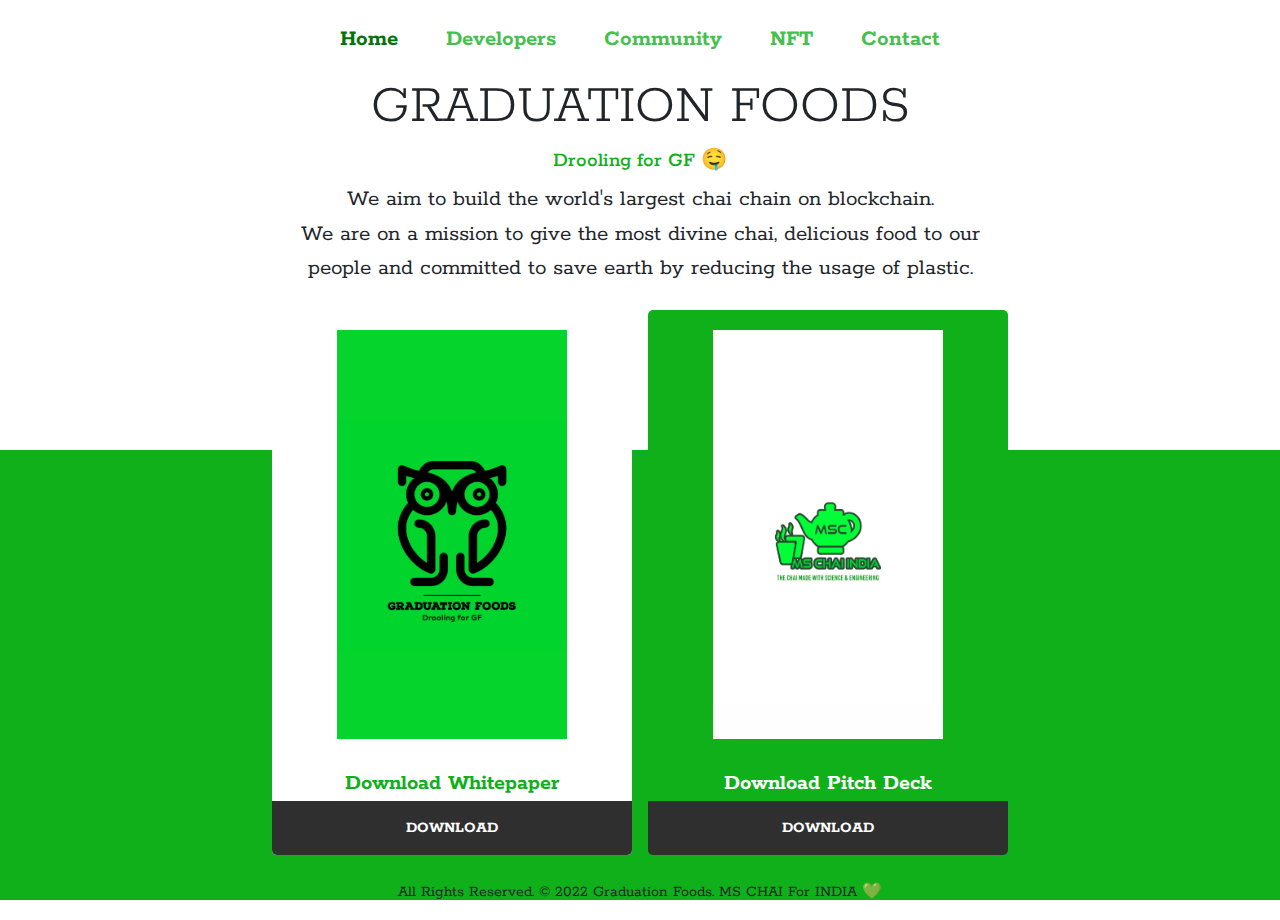
<file: index.html>
<!DOCTYPE html>
<html lang="en" dir="ltr">
<head>
  <meta charset="utf-8">
  <meta name="viewport" content="width=device-width, height=device-height, initial-scale=1.0, maximum-scale=1.0, minimum-scale=1.0, user-scalable=no, viewport-fit=cover">
  <meta name="description" content="MSC (The Master science of chai) The chai made with science and Engineering. A branding aggregative partner for all tea shops or tea stall across India.">
  <meta name="author" content="Rishal Babu">
  <meta name="generator" content="Hugo 0.84.0">
  <title>Graduation Foods | MS Chai India</title>
  <link rel = "icon" href = "images/favicon.io" type = "image/X-icon">
  <link rel="preconnect" href="https://fonts.googleapis.com">
  <link rel="preconnect" href="https://fonts.gstatic.com" crossorigin>
  <link href="https://fonts.googleapis.com/css2?family=Rokkitt:wght@700&display=swap" rel="stylesheet">
  <link rel="stylesheet" href="css/bootstrap.min.css">
  <link rel="stylesheet" href="css/style.css">
  <style>
  body{
      height: 100vh;
    }
    .px-3{
      margin:auto!important;
    }
    .lead-subtext{
      font-size: 21px;
      text-align: center;
      font-family: 'Rokkitt', serif;
      color: rgba(16,176,26,1);
    }
  </style>
  <!-- Google tag (gtag.js) - Google Analytics -->
<script async src="https://www.googletagmanager.com/gtag/js?id=G-NKZLNEHY18">
</script>
<script>
  window.dataLayer = window.dataLayer || [];
  function gtag(){dataLayer.push(arguments);}
  gtag('js', new Date());

  gtag('config', 'G-NKZLNEHY18');
</script>
</head>
<body class="body-background">
  <div class="cover-container-nftwp d-flex w-100 h-100 p-3 mx-auto flex-column">
    <header class="">
      <nav class="nav navbar-expand-lg nav-masthead navbar-light bg-light">
        <div class="container-fluid">
          <button class="navbar-toggler" type="button" data-bs-toggle="collapse" data-bs-target="#navbarNavAltMarkup"
            aria-controls="navbarNavAltMarkup" aria-expanded="false" aria-label="Toggle navigation">
            <span class="navbar-toggler-icon"></span>
          </button>
          <div class="collapse navbar-collapse" id="navbarNavAltMarkup">
            <div class="navbar-nav mx-auto">
              <a class="nav-link active" aria-current="page" href="index.html">Home</a>
              <a class="nav-link" href="developers.html">Developers</a>
              <a class="nav-link" href="community.html">Community</a>
              <a class="nav-link" href="mscnft.html">NFT</a>
              <a class="nav-link" href="contact.html">Contact</a>
            </div>
          </div>
        </div>
      </nav>
    </header>
    </header>
    <main class="px-3">
      <p class="lead">GRADUATION FOODS</p>
      <h4 class="lead-subtext">Drooling for GF 🤤</h4>
      <p class="aiming">We aim to build the world's largest chai chain on blockchain.<br> We are on a mission to give
        the most divine chai, delicious food to our people and committed to save earth by reducing the usage of plastic.
      </p><br>
      <div class="row row-cols-1 row-cols-sm-2 g-3">
        <div class="col main-container">
          <div class="poster-container">
            <a href="#"><img class="img-fluid" src="images/gf.png" alt="GF" class="poster"></a>
          </div>
          <a href="mscwhitepaper.pdf" target="_blank" download="MSC Whitepaper">
            <div class="ticket-container">
              <div class="ticket__content">
                <h4 class="ticket__movie-title"></h4>
                <p class="ticket__current-price">Download Whitepaper</p>
                  <a href ="mscwhitepaper.pdf" attributes-list download ="MSC Whitepaper" ><button class="ticket__buy-btn">Download</button></a>
              </div>
            </div>
          </a>
        </div>
        <div class="col main-container">
          <div class="poster-container">
            <a href="#"><img class="img-fluid" src="images/msc.png" alt="GF" class="poster"></a>
          </div>
          <div class="ticket-container2">
            <div class="ticket__content">
              <h4 class="ticket__movie-title"></h4>
              <p class="ticket__current-price2">Download Pitch Deck</p>
              <a href ="mscpitchdeck.pdf" attributes-list download ="MSC Pitch Deck" ><button class="ticket__buy-btn">Download</button></a>
            </div>
          </div>
        </div>
      </div>
    </main>
    <footer class="mt-auto">
      <p class="text-black">All Rights Reserved. &copy; 2022 Graduation Foods. MS CHAI For INDIA 💚</p>
    </footer>
  </div>
  <script src="https://ajax.googleapis.com/ajax/libs/jquery/3.5.1/jquery.min.js"></script>
  <script src="js/bootstrap.bundle.min.js"></script>
</body>
</html>
</file>
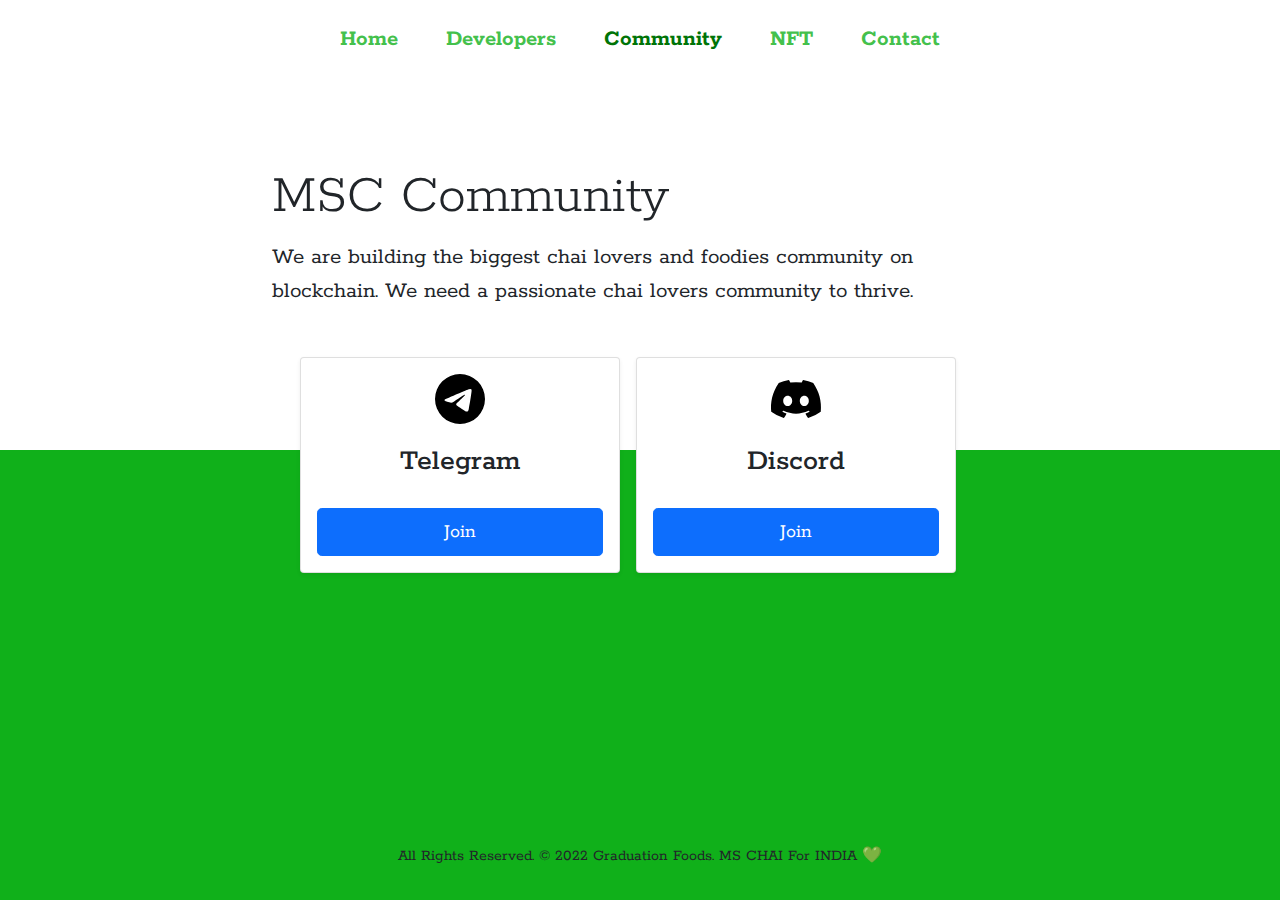
<file: community.html>
<!DOCTYPE html>
<html lang="en" dir="ltr">
<head>
  <meta charset="utf-8">
  <meta name="viewport" content="width=device-width, height=device-height, initial-scale=1.0, maximum-scale=1.0, minimum-scale=1.0, user-scalable=no, viewport-fit=cover">
  <meta name="description" content="MSC (The Master science of chai) The chai made with science and Engineering. A branding aggregative partner for all tea shops or tea stall across India.">
  <meta name="author" content="Rishal Babu">
  <meta name="generator" content="Hugo 0.84.0">
  <title>Graduation Foods | MS Chai India</title>
  <link rel = "icon" href = "images/favicon.io" type = "image/X-icon">
  <link rel="preconnect" href="https://fonts.googleapis.com">
  <link rel="preconnect" href="https://fonts.gstatic.com" crossorigin>
  <link href="https://fonts.googleapis.com/css2?family=Rokkitt:wght@700&display=swap" rel="stylesheet">
  <link rel="canonical" href="https://getbootstrap.com/docs/5.0/examples/cover/">
  <link rel="stylesheet" href="css/bootstrap.min.css">
  <link rel="stylesheet" href="css/style.css">
  <style>
    body{
      height: 100vh;
    }
    .card {
      background-color: #fff;
    }
    .px-3{
      margin:auto!important;
    }
  </style>
</head>
<body class="body-background">
  <div class="cover-container-nftwp d-flex w-100 h-100 p-3 mx-auto flex-column">
    <header class="">
      <nav class="nav navbar-expand-lg nav-masthead navbar-light bg-light">
        <div class="container-fluid">
          <button class="navbar-toggler" type="button" data-bs-toggle="collapse" data-bs-target="#navbarNavAltMarkup"
            aria-controls="navbarNavAltMarkup" aria-expanded="false" aria-label="Toggle navigation">
            <span class="navbar-toggler-icon"></span>
          </button>
          <div class="collapse navbar-collapse" id="navbarNavAltMarkup">
            <div class="navbar-nav mx-auto">
              <a class="nav-link" aria-current="page" href="index.html">Home</a>
              <a class="nav-link" href="developers.html">Developers</a>
              <a class="nav-link active" href="community.html">Community</a>
              <a class="nav-link" href="mscnft.html">NFT</a>
              <a class="nav-link" href="contact.html">Contact</a>
            </div>
          </div>
        </div>
      </nav>
    </header>
    <main class="px-3">
      <h1 class="lead"> MSC Community</h1>
      <p class="community justify-content-center">We are building the biggest chai lovers and foodies community on
        blockchain. We need a passionate chai lovers community to thrive.</p>
      <div class="album py-5">
        <div class="container row justify-content-center">
          <div class="row row-cols-1 row-cols-sm-2 g-3">
            <div class="col">
              <div class="card shadow-sm">
                <div class="card-body">
                  <img class="card-img-top" height="50" src="images/telegram.svg" alt="Card image cap">
                  <h2 class="joinc text-center">Telegram</h2>
                  <a href="https://t.me/mschaiindia" target="_blank"><button class="w-100 btn btn-primary btn-lg"
                      type="submit">Join</button></a>
                </div>
              </div>
            </div>
            <div class="col">
              <div class="card shadow-sm">
                <div class="card-body">
                  <img class="card-img-top" height="50" src="images/discord.svg" alt="Card image cap">
                  <h2 class="joinc text-center">Discord</h2>
                  <a href="https://discord.gg/5vCRmG3cGV" target="_blank"><button class="w-100 btn btn-primary btn-lg"
                      type="submit">Join</button></a>
                </div>
              </div>
            </div>
          </div>
        </div>
      </div>
    </main>
    <footer class="mt-auto">
      <p class="text-black">All Rights Reserved. &copy; 2022 Graduation Foods. MS CHAI For INDIA 💚</p>
    </footer>
  </div>
  <script src="js/bootstrap.bundle.min.js"></script>
</body>
</html>
</file>
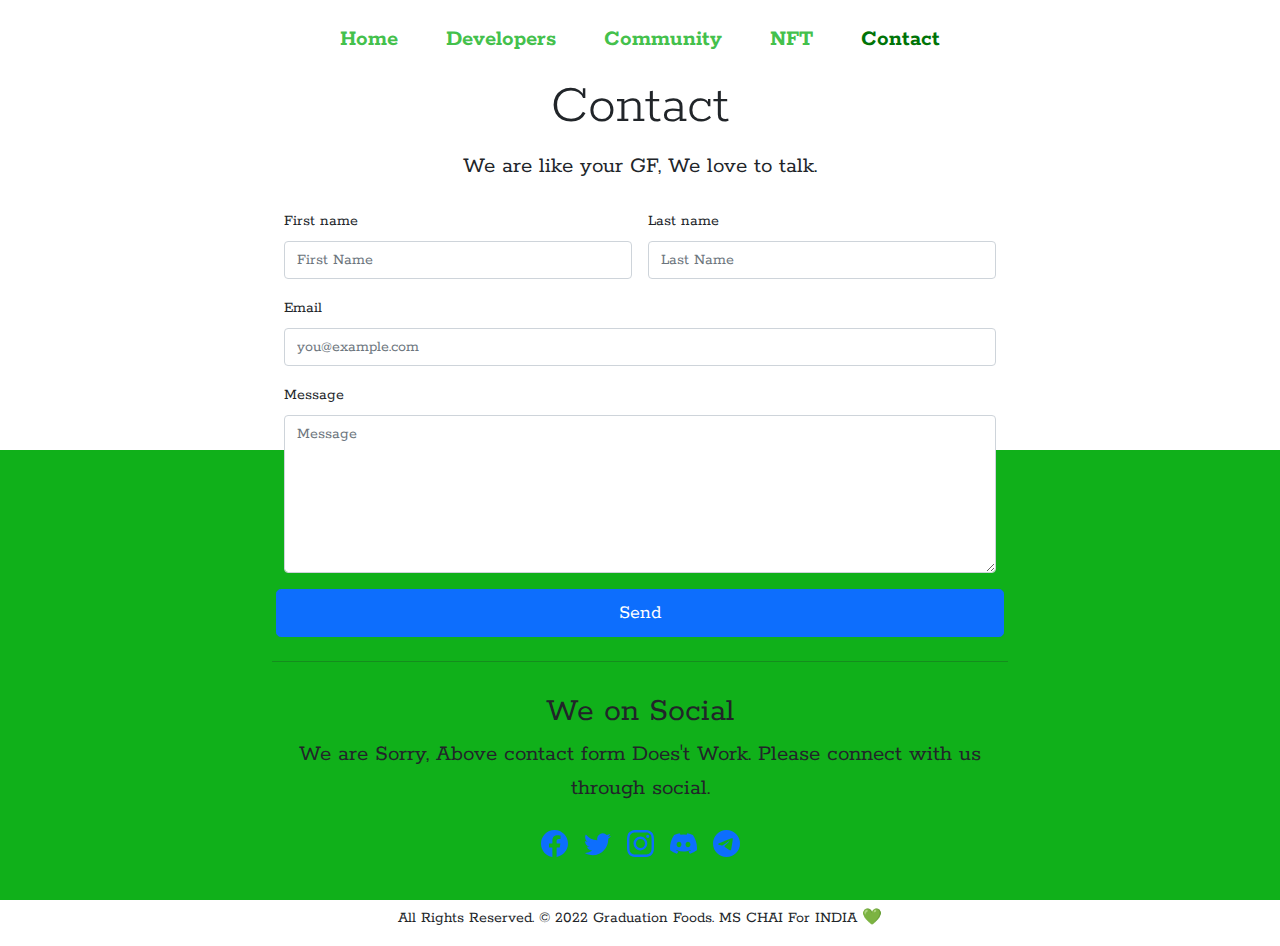
<file: contact.html>
<!DOCTYPE html>
<html lang="en" dir="ltr">
<head>
  <meta charset="utf-8">
  <meta name="viewport" content="width=device-width, height=device-height, initial-scale=1.0, maximum-scale=1.0, minimum-scale=1.0, user-scalable=no, viewport-fit=cover">
  <meta name="description" content="MSC (The Master science of chai) The chai made with science and Engineering. A branding aggregative partner for all tea shops or tea stall across India.">
  <meta name="author" content="Rishal Babu">
  <meta name="generator" content="0.84.0">
  <title>Graduation Foods | MS Chai India</title>
  <link rel = "icon" href = "images/favicon.io" type = "image/X-icon">
  <link rel="preconnect" href="https://fonts.googleapis.com">
  <link rel="preconnect" href="https://fonts.gstatic.com" crossorigin>
  <link href="https://fonts.googleapis.com/css2?family=Rokkitt:wght@700&display=swap" rel="stylesheet">
  <link rel="canonical" href="https://getbootstrap.com/docs/5.0/examples/cover/">
  <link rel="stylesheet" href="css/bootstrap.min.css">
  <link rel="stylesheet" href="css/style.css">
  <style>
    body{
      height: 100vh;
    }
    .px-3{
      margin:auto!important;
    }
  </style>
</head>
<body class="body-background">
  <div class="cover-container-nftwp d-flex w-100 h-100 p-3 mx-auto flex-column">
    <header class="">
      <nav class="nav navbar-expand-lg nav-masthead navbar-light bg-light">
        <div class="container-fluid">
          <button class="navbar-toggler" type="button" data-bs-toggle="collapse" data-bs-target="#navbarNavAltMarkup"
            aria-controls="navbarNavAltMarkup" aria-expanded="false" aria-label="Toggle navigation">
            <span class="navbar-toggler-icon"></span>
          </button>
          <div class="collapse navbar-collapse" id="navbarNavAltMarkup">
            <div class="navbar-nav mx-auto">
              <a class="nav-link" aria-current="page" href="index.html">Home</a>
              <a class="nav-link" href="developers.html">Developers</a>
              <a class="nav-link" href="community.html">Community</a>
              <a class="nav-link" href="mscnft.html">NFT</a>
              <a class="nav-link active" href="contact.html">Contact</a>
            </div>
          </div>
        </div>
      </nav>
    </header>
    <main class="px-3">
      <p class="lead">Contact</p>
      <p class="aiming">We are like your GF, We love to talk.</p><br>
      <div class="container">
        <main>
          <form class="needs-validation" novalidate>
            <div class="row g-3">
              <div class="col-sm-6">
                <label for="firstName" class="form-label">First name</label>
                <input type="text" style="font-family:'Rokkitt', serif;" class="form-control" id="firstName" placeholder="First Name" value="" required>
                <div class="invalid-feedback">
                  Valid first name is required.
                </div>
              </div>
              <div class="col-sm-6">
                <label for="lastName" class="form-label">Last name</label>
                <input type="text" style="font-family:'Rokkitt', serif;" class="form-control" id="lastName" placeholder="Last Name" value="" required>
                <div class="invalid-feedback">
                  Valid last name is required.
                </div>
              </div>
              <div class="col-12">
                <label for="email" class="form-label">Email </label>
                <input type="email" style="font-family:'Rokkitt', serif;" class="form-control" id="email" placeholder="you@example.com">
                <div class="invalid-feedback">
                  Please enter a valid email address.
                </div>
              </div>
              <div class="col-12">
                <label for="address2" class="form-label">Message </label>
                <textarea resize="none" style="font-family:'Rokkitt', serif;" type="text" class="form-control" maxlength="1000" rows="6" cols="50"
                  id="address2" placeholder="Message"></textarea>
              </div>
              <button class="w-100 btn btn-primary btn-lg" type="submit">Send</button>
          </form>
        </main>
      </div>
      <hr class="my-4">
      <p class="leadsocial">We on Social</p>
      <p class="aiming">We are Sorry, Above contact form Does't Work. Please connect with us through social.</p>
      <div class="container">
        <header class="d-flex justify-content-center py-3">
          <ul class="nav nav-pills">
            <li class="nav-item"><a target="_blank" href="https://www.facebook.com/mschai.india"
                class="nav-link px-2"><svg xmlns="http://www.w3.org/2000/svg" width="27" height="27" fill="currentColor"
                  class="bi bi-facebook" viewBox="0 0 16 16">
                  <path
                    d="M16 8.049c0-4.446-3.582-8.05-8-8.05C3.58 0-.002 3.603-.002 8.05c0 4.017 2.926 7.347 6.75 7.951v-5.625h-2.03V8.05H6.75V6.275c0-2.017 1.195-3.131 3.022-3.131.876 0 1.791.157 1.791.157v1.98h-1.009c-.993 0-1.303.621-1.303 1.258v1.51h2.218l-.354 2.326H9.25V16c3.824-.604 6.75-3.934 6.75-7.951z" />
                </svg></a></li>
            <li class="nav-item"><a target="_blank" href="https://twitter.com/MSChaiIndia" class="nav-link px-2"><svg
                  xmlns="http://www.w3.org/2000/svg" width="27" height="27" fill="currentColor" class="bi bi-twitter"
                  viewBox="0 0 16 16">
                  <path
                    d="M5.026 15c6.038 0 9.341-5.003 9.341-9.334 0-.14 0-.282-.006-.422A6.685 6.685 0 0 0 16 3.542a6.658 6.658 0 0 1-1.889.518 3.301 3.301 0 0 0 1.447-1.817 6.533 6.533 0 0 1-2.087.793A3.286 3.286 0 0 0 7.875 6.03a9.325 9.325 0 0 1-6.767-3.429 3.289 3.289 0 0 0 1.018 4.382A3.323 3.323 0 0 1 .64 6.575v.045a3.288 3.288 0 0 0 2.632 3.218 3.203 3.203 0 0 1-.865.115 3.23 3.23 0 0 1-.614-.057 3.283 3.283 0 0 0 3.067 2.277A6.588 6.588 0 0 1 .78 13.58a6.32 6.32 0 0 1-.78-.045A9.344 9.344 0 0 0 5.026 15z" />
                </svg></a></li>
            <li class="nav-item"><a target="_blank" href="https://www.instagram.com/mschai.india/"
                class="nav-link px-2"><svg xmlns="http://www.w3.org/2000/svg" width="27" height="27" fill="currentColor"
                  class="bi bi-instagram" viewBox="0 0 16 16">
                  <path
                    d="M8 0C5.829 0 5.556.01 4.703.048 3.85.088 3.269.222 2.76.42a3.917 3.917 0 0 0-1.417.923A3.927 3.927 0 0 0 .42 2.76C.222 3.268.087 3.85.048 4.7.01 5.555 0 5.827 0 8.001c0 2.172.01 2.444.048 3.297.04.852.174 1.433.372 1.942.205.526.478.972.923 1.417.444.445.89.719 1.416.923.51.198 1.09.333 1.942.372C5.555 15.99 5.827 16 8 16s2.444-.01 3.298-.048c.851-.04 1.434-.174 1.943-.372a3.916 3.916 0 0 0 1.416-.923c.445-.445.718-.891.923-1.417.197-.509.332-1.09.372-1.942C15.99 10.445 16 10.173 16 8s-.01-2.445-.048-3.299c-.04-.851-.175-1.433-.372-1.941a3.926 3.926 0 0 0-.923-1.417A3.911 3.911 0 0 0 13.24.42c-.51-.198-1.092-.333-1.943-.372C10.443.01 10.172 0 7.998 0h.003zm-.717 1.442h.718c2.136 0 2.389.007 3.232.046.78.035 1.204.166 1.486.275.373.145.64.319.92.599.28.28.453.546.598.92.11.281.24.705.275 1.485.039.843.047 1.096.047 3.231s-.008 2.389-.047 3.232c-.035.78-.166 1.203-.275 1.485a2.47 2.47 0 0 1-.599.919c-.28.28-.546.453-.92.598-.28.11-.704.24-1.485.276-.843.038-1.096.047-3.232.047s-2.39-.009-3.233-.047c-.78-.036-1.203-.166-1.485-.276a2.478 2.478 0 0 1-.92-.598 2.48 2.48 0 0 1-.6-.92c-.109-.281-.24-.705-.275-1.485-.038-.843-.046-1.096-.046-3.233 0-2.136.008-2.388.046-3.231.036-.78.166-1.204.276-1.486.145-.373.319-.64.599-.92.28-.28.546-.453.92-.598.282-.11.705-.24 1.485-.276.738-.034 1.024-.044 2.515-.045v.002zm4.988 1.328a.96.96 0 1 0 0 1.92.96.96 0 0 0 0-1.92zm-4.27 1.122a4.109 4.109 0 1 0 0 8.217 4.109 4.109 0 0 0 0-8.217zm0 1.441a2.667 2.667 0 1 1 0 5.334 2.667 2.667 0 0 1 0-5.334z" />
                </svg></a></li>
            <li class="nav-item"><a target="_blank" href="https://discord.gg/5vCRmG3cGV" class="nav-link px-2"><svg
                  xmlns="http://www.w3.org/2000/svg" width="27" height="27" fill="currentColor" class="bi bi-discord"
                  viewBox="0 0 16 16">
                  <path
                    d="M13.545 2.907a13.227 13.227 0 0 0-3.257-1.011.05.05 0 0 0-.052.025c-.141.25-.297.577-.406.833a12.19 12.19 0 0 0-3.658 0 8.258 8.258 0 0 0-.412-.833.051.051 0 0 0-.052-.025c-1.125.194-2.22.534-3.257 1.011a.041.041 0 0 0-.021.018C.356 6.024-.213 9.047.066 12.032c.001.014.01.028.021.037a13.276 13.276 0 0 0 3.995 2.02.05.05 0 0 0 .056-.019c.308-.42.582-.863.818-1.329a.05.05 0 0 0-.01-.059.051.051 0 0 0-.018-.011 8.875 8.875 0 0 1-1.248-.595.05.05 0 0 1-.02-.066.051.051 0 0 1 .015-.019c.084-.063.168-.129.248-.195a.05.05 0 0 1 .051-.007c2.619 1.196 5.454 1.196 8.041 0a.052.052 0 0 1 .053.007c.08.066.164.132.248.195a.051.051 0 0 1-.004.085 8.254 8.254 0 0 1-1.249.594.05.05 0 0 0-.03.03.052.052 0 0 0 .003.041c.24.465.515.909.817 1.329a.05.05 0 0 0 .056.019 13.235 13.235 0 0 0 4.001-2.02.049.049 0 0 0 .021-.037c.334-3.451-.559-6.449-2.366-9.106a.034.034 0 0 0-.02-.019Zm-8.198 7.307c-.789 0-1.438-.724-1.438-1.612 0-.889.637-1.613 1.438-1.613.807 0 1.45.73 1.438 1.613 0 .888-.637 1.612-1.438 1.612Zm5.316 0c-.788 0-1.438-.724-1.438-1.612 0-.889.637-1.613 1.438-1.613.807 0 1.451.73 1.438 1.613 0 .888-.631 1.612-1.438 1.612Z"
                    />
                </svg></a></li>
            <li class="nav-item"><a target="_blank" href="https://t.me/mschaiindia" class="nav-link px-2"><svg
                  xmlns="http://www.w3.org/2000/svg" width="27" height="27" fill="currentColor" class="bi bi-telegram"
                  viewBox="0 0 16 16">
                  <path
                    d="M16 8A8 8 0 1 1 0 8a8 8 0 0 1 16 0zM8.287 5.906c-.778.324-2.334.994-4.666 2.01-.378.15-.577.298-.595.442-.03.243.275.339.69.47l.175.055c.408.133.958.288 1.243.294.26.006.549-.1.868-.32 2.179-1.471 3.304-2.214 3.374-2.23.05-.012.12-.026.166.016.047.041.042.12.037.141-.03.129-1.227 1.241-1.846 1.817-.193.18-.33.307-.358.336a8.154 8.154 0 0 1-.188.186c-.38.366-.664.64.015 1.088.327.216.589.393.85.571.284.194.568.387.936.629.093.06.183.125.27.187.331.236.63.448.997.414.214-.02.435-.22.547-.82.265-1.417.786-4.486.906-5.751a1.426 1.426 0 0 0-.013-.315.337.337 0 0 0-.114-.217.526.526 0 0 0-.31-.093c-.3.005-.763.166-2.984 1.09z" />
                </svg></a></li>
          </ul>
        </header>
      </div>
    </main>
    <footer class="mt-auto">
      <p class="text-black">All Rights Reserved. &copy; 2022 Graduation Foods. MS CHAI For INDIA 💚</p>
    </footer>
  </div>
  <script src="js/bootstrap.bundle.min.js"></script>
  <script src="form-validation.js"></script>
</body>
</html>
</file>
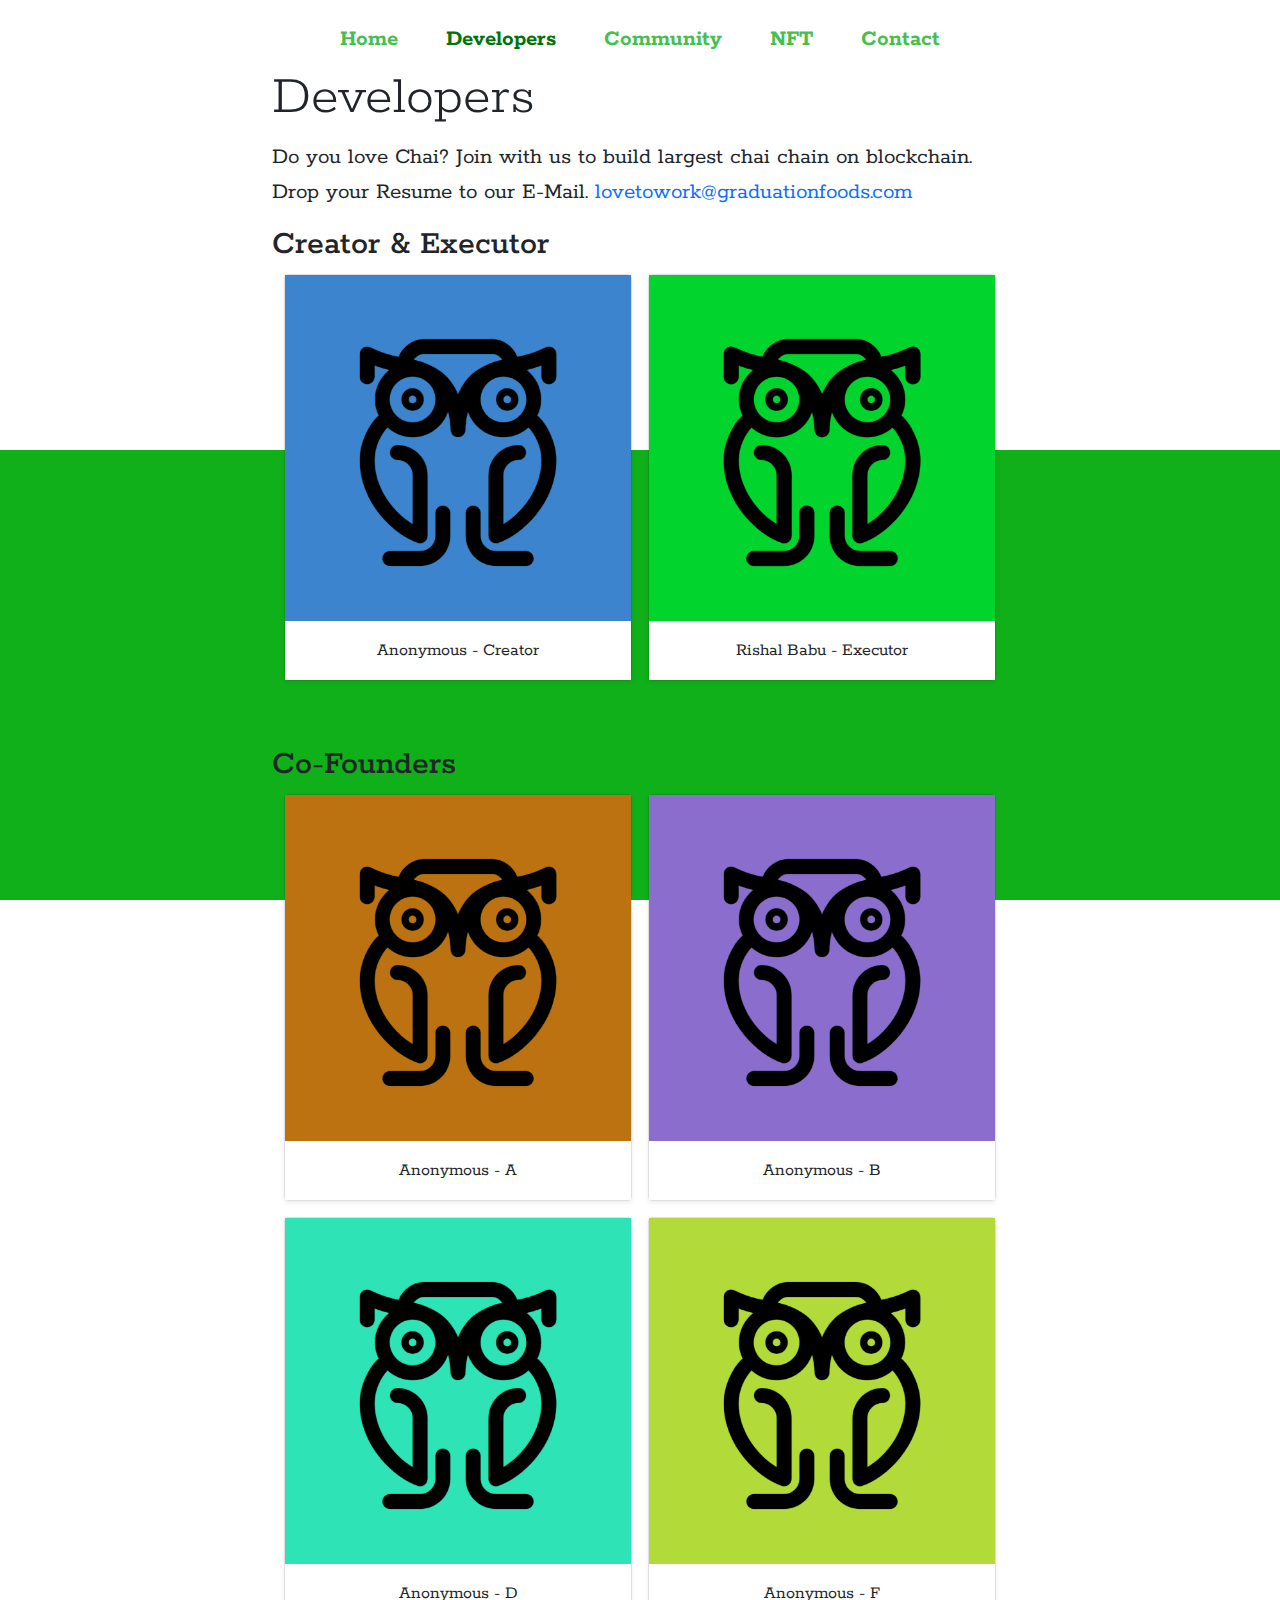
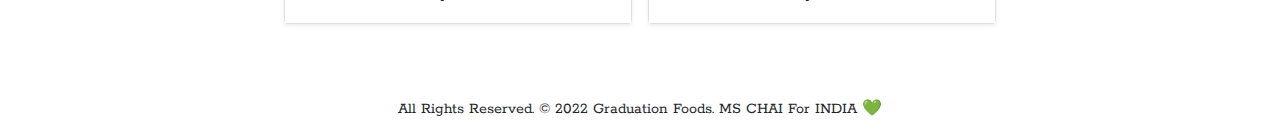
<file: developers.html>
<!DOCTYPE html>
<html lang="en" dir="ltr">
<head>
  <meta charset="utf-8">
  <meta name="viewport" content="width=device-width, height=device-height, initial-scale=1.0, maximum-scale=1.0, minimum-scale=1.0, user-scalable=no, viewport-fit=cover">
  <meta name="description" content="MSC (The Master science of chai) The chai made with science and Engineering. A branding aggregative partner for all tea shops or tea stall across India.">
  <meta name="author" content="Rishal Babu">
  <meta name="generator" content="Hugo 0.84.0">
  <title>Graduation Foods | MS Chai India</title>
  <link rel = "icon" href = "images/favicon.io" type = "image/X-icon">
  <link rel="preconnect" href="https://fonts.googleapis.com">
  <link rel="preconnect" href="https://fonts.gstatic.com" crossorigin>
  <link href="https://fonts.googleapis.com/css2?family=Rokkitt:wght@700&display=swap" rel="stylesheet">
  <link rel="canonical" href="https://getbootstrap.com/docs/5.0/examples/cover/">
  <link rel="stylesheet" href="css/bootstrap.min.css">
  <link rel="stylesheet" href="css/style.css">
  <style>
    .card-body {
      background-color: #fff;
    }
    .card-text{
      font-size: 18px;
    }
    body{
      height: 100vh;
    }
    .lead-text{
      font-size: 34px;
      font-family: 'Rokkitt', serif;
    }

  </style>
</head>
<body class="body-background">
  <div class="cover-container-nftwp d-flex w-100 h-100 p-3 mx-auto flex-column">
    <header class="">
      <nav class="nav navbar-expand-lg nav-masthead navbar-light bg-light">
        <div class="container-fluid">
          <button class="navbar-toggler" type="button" data-bs-toggle="collapse" data-bs-target="#navbarNavAltMarkup"
            aria-controls="navbarNavAltMarkup" aria-expanded="false" aria-label="Toggle navigation">
            <span class="navbar-toggler-icon"></span>
          </button>
          <div class="collapse navbar-collapse" id="navbarNavAltMarkup">
            <div class="navbar-nav mx-auto">
              <a class="nav-link" aria-current="page" href="index.html">Home</a>
              <a class="nav-link active" href="developers.html">Developers</a>
              <a class="nav-link" href="community.html">Community</a>
              <a class="nav-link" href="mscnft.html">NFT</a>
              <a class="nav-link" href="contact.html">Contact</a>
            </div>
          </div>
        </div>
      </nav>
    </header>
    <main class="px-3">
      <h1 class="lead">Developers</h1>
      <p class="community justify-content-center">Do you love Chai? Join with us to build largest chai chain on blockchain.
        <br> Drop your Resume to our E-Mail. <a
          href="mailto:lovetowork@graduationfoods.com">lovetowork@graduationfoods.com</a>
      </p>
      <div class="album py-5">
          <h3 class="lead-text">Creator & Executor</h3>
        <div class="container">
          <div class="row row-cols-1 row-cols-sm-2 g-3">
            <div class="col">
              <div class="card shadow-sm">
                <img src="images/gf-blue.png" alt="None">
                <div class="card-body">
                  <p class="card-text">Anonymous - Creator</p>
                </div>
              </div>
            </div>
            <div class="col">
              <div class="card shadow-sm">
                <img src="images/gf-green.png" alt="None">
                <div class="card-body">
                  <p class="card-text">Rishal Babu - Executor</p>
                </div>
              </div>
            </div>
          </div>
        </div>
      </div>
      <div class="album py-5">
        <h3 class="lead-text">Co-Founders</h3>
        <div class="container">
          <div class="row row-cols-1 row-cols-sm-2 g-3">
            <div class="col">
              <div class="card shadow-sm">
                <img src="images/gf-orange.png" alt="None">
                <div class="card-body">
                  <p class="card-text">Anonymous - A</p>
                </div>
              </div>
            </div>
            <div class="col">
              <div class="card shadow-sm">
                <img src="images/gf-purple.png" alt="None">
                <div class="card-body">
                  <p class="card-text">Anonymous - B</p>
                </div>
              </div>
            </div>
            <div class="col">
              <div class="card shadow-sm">
                <img src="images/gf-cyan.png" alt="None">
                <div class="card-body">
                  <p class="card-text">Anonymous - D</p>
                </div>
              </div>
            </div>
            <div class="col">
              <div class="card shadow-sm">
                <img src="images/gf-yellow.png" alt="None">
                <div class="card-body">
                  <p class="card-text">Anonymous - F</p>
                </div>
              </div>
            </div>
          </div>
        </div>
      </div>
    </main>
    <footer class="mt-auto">
      <p class="text-black">All Rights Reserved. &copy; 2022 Graduation Foods. MS CHAI For INDIA 💚</p>
    </footer>
  </div>
  <script src="js/bootstrap.bundle.min.js"></script>
</body>
</html>
</file>
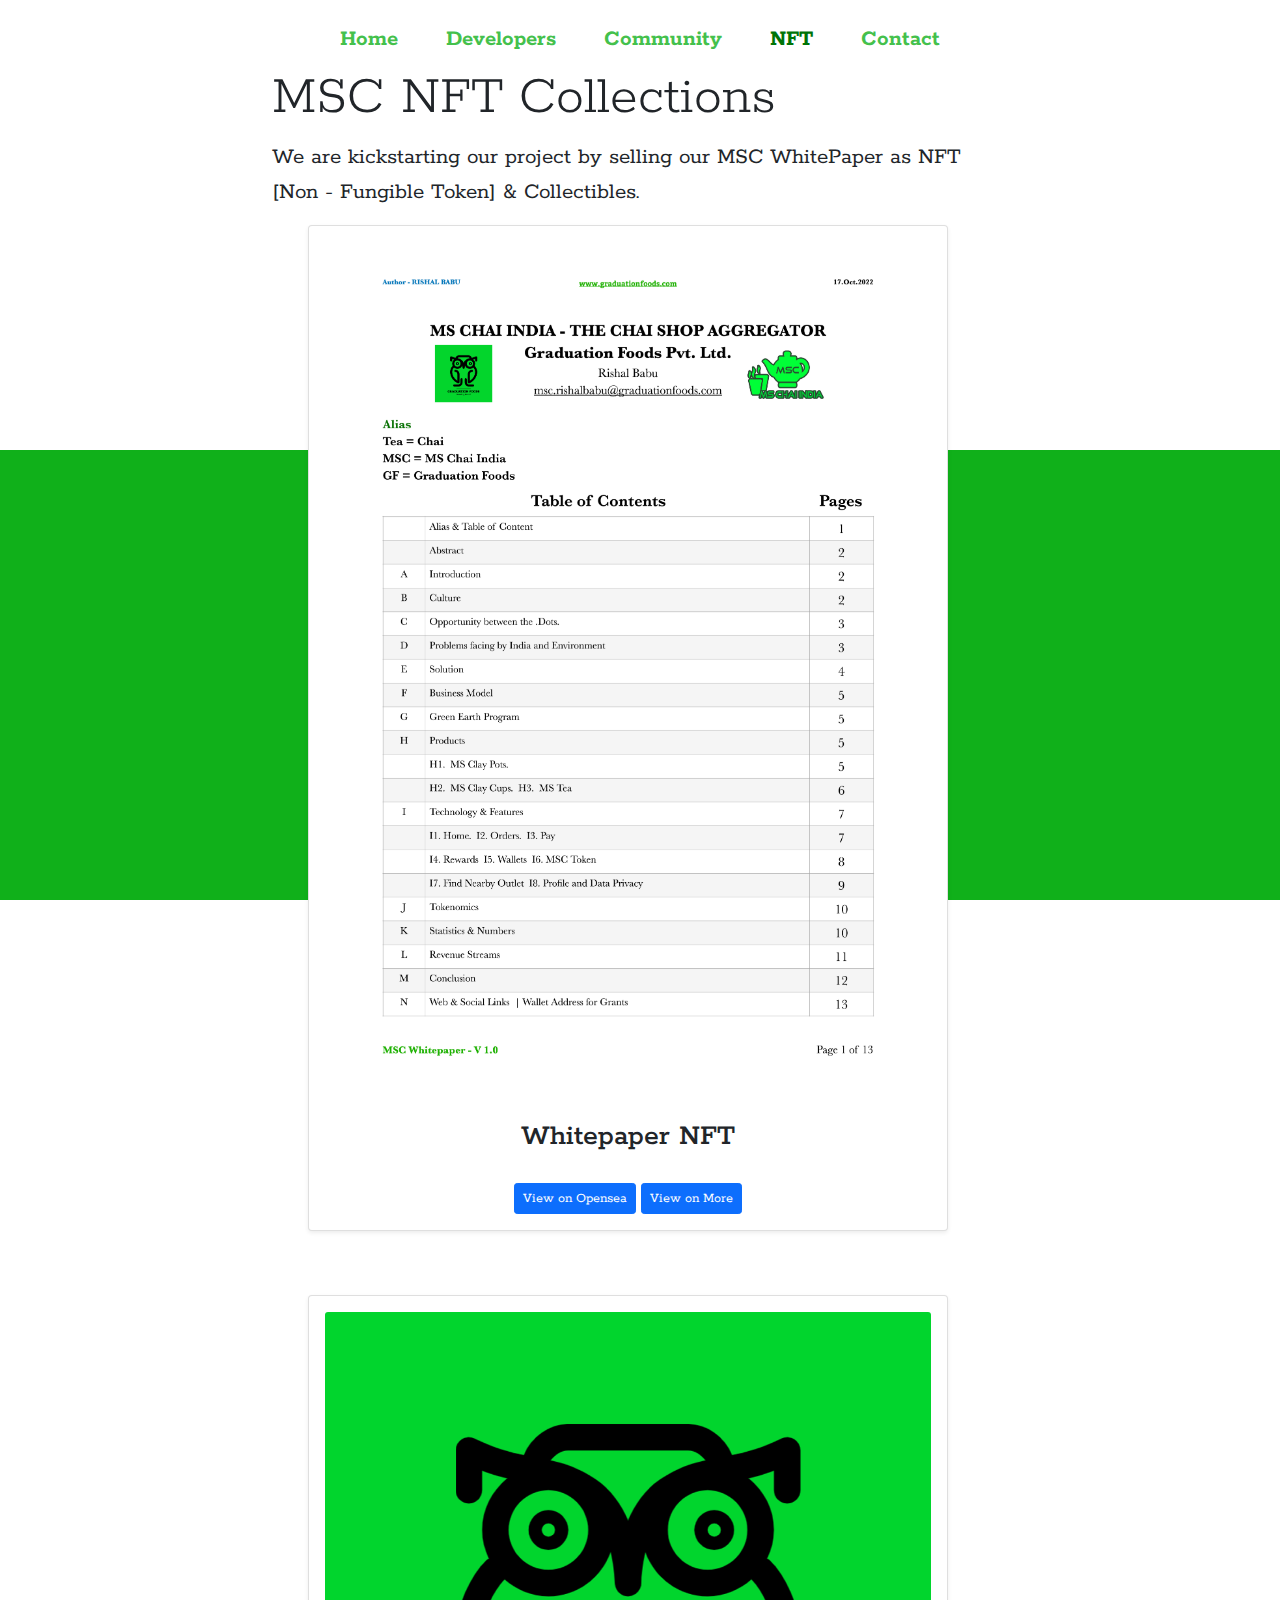
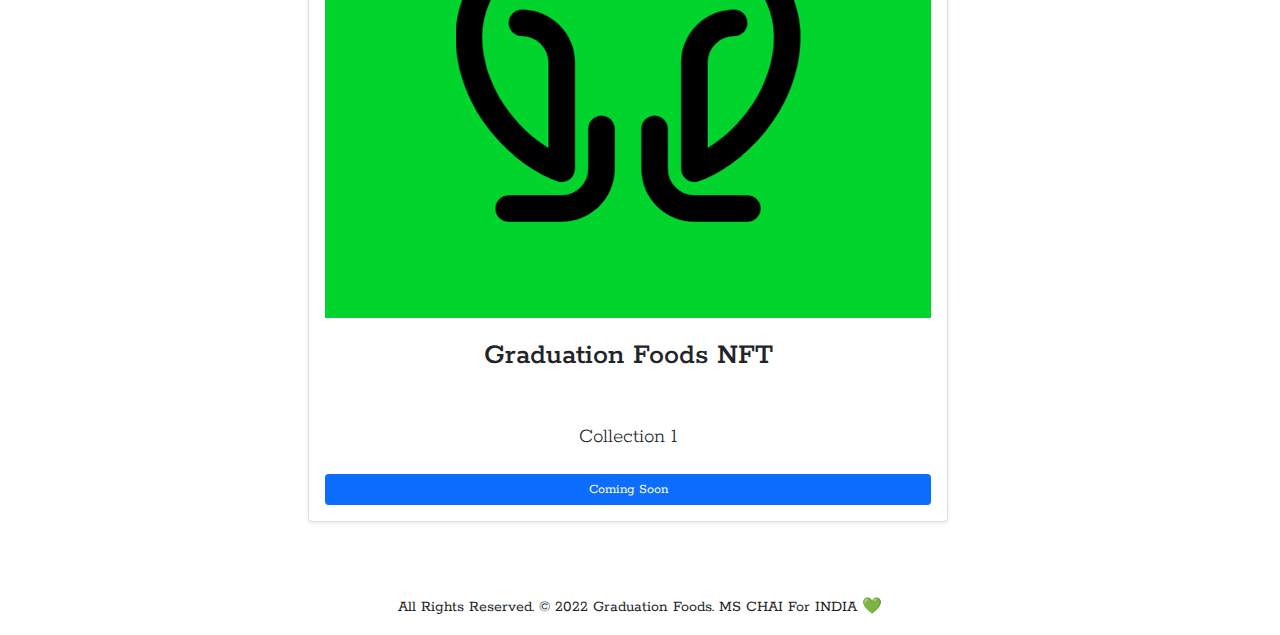
<file: mscnft.html>
<!DOCTYPE html>
<html lang="en" dir="ltr">
<head>
  <meta charset="utf-8">
  <meta name="viewport" content="width=device-width, height=device-height, initial-scale=1.0, maximum-scale=1.0, minimum-scale=1.0, user-scalable=no, viewport-fit=cover">
  <meta name="description" content="MSC (The Master science of chai) The chai made with science and Engineering. A branding aggregative partner for all tea shops or tea stall across India.">
  <meta name="author" content="Rishal Babu">
  <meta name="generator" content="Hugo 0.84.0">
  <title>Graduation Foods | MS Chai India</title>
  <link rel = "icon" href = "images/favicon.io" type = "image/X-icon">
  <link rel="preconnect" href="https://fonts.googleapis.com">
  <link rel="preconnect" href="https://fonts.gstatic.com" crossorigin>
  <link href="https://fonts.googleapis.com/css2?family=Rokkitt:wght@700&display=swap" rel="stylesheet">
  <link rel="canonical" href="https://getbootstrap.com/docs/5.0/examples/cover/">
  <link rel="stylesheet" href="css/bootstrap.min.css">
  <link rel="stylesheet" href="css/style.css">
  <style>
    body{
      height: 100vh;
    }
    .card {
      background-color: #fff;
    }
    .px-3{
      margin:auto!important;
    }
    .collection-nft{
      font-size: 21px;
      font-weight: 300;
      font-family: 'Rokkitt', serif;
      padding: 20px;
    }
  </style>
</head>
<body class="body-background">
  <div class="cover-container-nftwp d-flex w-100 h-100 p-3 mx-auto flex-column">
    <header class="">
      <nav class="nav navbar-expand-lg nav-masthead navbar-light bg-light">
        <div class="container-fluid">
          <button class="navbar-toggler" type="button" data-bs-toggle="collapse" data-bs-target="#navbarNavAltMarkup"
            aria-controls="navbarNavAltMarkup" aria-expanded="false" aria-label="Toggle navigation">
            <span class="navbar-toggler-icon"></span>
          </button>
          <div class="collapse navbar-collapse" id="navbarNavAltMarkup">
            <div class="navbar-nav mx-auto">
              <a class="nav-link" aria-current="page" href="index.html">Home</a>
              <a class="nav-link" href="developers.html">Developers</a>
              <a class="nav-link" href="community.html">Community</a>
              <a class="nav-link active" href="mscnft.html">NFT</a>
              <a class="nav-link" href="contact.html">Contact</a>
            </div>
          </div>
        </div>
      </nav>
    </header>
    <main class="px-3">
      <h1 class="lead"> MSC NFT Collections </h1>
      <p class="community justify-content-center">We are kickstarting our project by selling our MSC WhitePaper as NFT [Non - Fungible Token] & Collectibles.</p>
      <div class="album py-5">
        <div class="container row justify-content-center">
          <div class="row row-cols-1">
            <div class="col">
              <div class="card shadow-sm">
                <div class="card-body">
                  <img class="card-img-top" src="images/page1.jpg" alt="Card image cap">
                      <h2 class="joinc text-center">Whitepaper NFT</h2>
                        <div class="row justify-content-md-center">
                          <div class="col-md-auto">
                            <a href="https://opensea.io/collection/mscwhitepaper" target="_blank"><button class="btn btn-primary btn-sm" type="button">View on Opensea</button></a>
                            <a href="mscnftwp.html"><button class="btn btn-primary btn-sm" type="button">View on More</button></a>
                          </div>
                        </div>
                </div>
              </div>
            </div>
          </div>
        </div>
      </div>
      <div class="album py-5">
        <div class="container row justify-content-center">
          <div class="row row-cols-1">
            <div class="col">
              <div class="card shadow-sm">
                <div class="card-body">
                  <img class="card-img-top fluid" src="images/gf-green.png" alt="Card image cap">
                  <h2 class="joinc text-center">Graduation Foods NFT</h2>
                  <p class="collection-nft">Collection 1</p>
                  <a href="" target="_blank"><button class="w-100 btn btn-primary btn-sm"
                      type="button">Coming Soon</button></a>
                </div>
              </div>
            </div>
          </div>
        </div>
      </div>

    </main>
    <footer class="mt-auto">
      <p class="text-black">All Rights Reserved. &copy; 2022 Graduation Foods. MS CHAI For INDIA 💚</p>
    </footer>
  </div>
  <script src="js/bootstrap.bundle.min.js"></script>
</body>
</html>
</file>
<file: css/style.css>
@import url("https://fonts.googleapis.com/css2?family=Roboto:wght@100;300;400;500;700&display=swap");

.btn-secondary,
.btn-secondary:hover,
.btn-secondary:focus {
  color: #333;
  text-shadow: none;
}
.cover-container {
  max-width: 42em;
}

.cover-container-nftwp {
  max-width: 50em;
}
.lead{
  font-size: 2.5rem;
  font-family: 'Rokkitt', serif;
}

@media (min-width: 768px) {
	.lead {
		font-size: 3.5rem;
	}
  }

.leadsocial{
  font-size: 34px;
  font-family: 'Rokkitt', serif;
}

 .btn{
   font-family: 'Rokkitt', serif;
 }
 .form-label{
   font-family: 'Rokkitt', serif;
 }

.nav-masthead .nav-link {
  padding: .35rem 23px 5px 23px;
  font-weight: 700;
  color:  rgba(16,176,26,1);
  font-size: 23px;
  text-align: center;
    font-family: 'Rokkitt', serif;
  background-color: transparent;
  border-bottom: .25rem solid transparent;
}
.navbar-toggler:focus{
	box-shadow: 0 0 0 0.1rem;
}
.nav-masthead .nav-link:hover,
.nav-masthead .nav-link:focus {
  border-bottom-color: rgba(255,255,255,1);
}

.nav-masthead .active {
  border-bottom-color: rgba(255,255,255,1);
}
.navbar-light .navbar-nav .nav-link{
	color:rgba(16,176,26,0.8);
}
.navbar-light .navbar-nav .nav-link:hover{
	color:rgba(0,116,7);
}
.navbar-light .navbar-nav .nav-link.active{
	color:rgba(0,116,7);
}

@media (min-width: 992px){
	.navbar-expand-lg .navbar-nav .nav-link {
		padding-right: 1.5rem;
		padding-left: 1.5rem;
	}
}

.joinc{
  padding: 20px;
  font-size: 30px;
  font-family: 'Rokkitt', serif;
}


* {
	box-sizing: border-box;
	padding: 0;
	margin: 0;
}

p {
text-align: center;}

.card-text{
	font-family: 'Rokkitt', serif;
}

.fw-light{
	font-family: 'Rokkitt', serif;
}

body{
  background: linear-gradient(180deg, rgba(255,255,255,1) 50%, rgba(16,176,26,1) 50%);
  background-repeat: no-repeat;
  background-attachment: fixed;
  height: 100%;
}

.main-container {
	position: relative;
}

.poster-container {
	width: 230px;
	position: absolute;
	left: 50%;
    transform: translateX(-50%);
	z-index: 2;
	top: 20px;
}

.poster {
	width: 100%;
	box-shadow: 0 5px 20px 3px rgba(0, 0, 0, 0.6);
}

.ticket-container {
	background: #fff;
	width: 100%;
	height: 545px;
	display: flex;
	flex-direction: column;
	align-items: center;
	border-radius: 5px;
	position: relative;
}

.text-black{
    font-family: 'Rokkitt', serif;
    padding-top: 25px;
    margin-bottom: 1rem;
}

.aiming{
  font-size: 23px;
  font-family: 'Rokkitt', serif;
}

.community{
  font-size: 23px;
  text-align:left;
  font-family: 'Rokkitt', serif;
}

.nft-wp-content{
  font-size: 15px;
  text-align:left;
  line-height: 30px;
  font-family: 'Rokkitt', serif;
}

.ticket-container2 {
	background: rgba(16,176,26,1);
	width: 100%;
	height: 545px;
	display: flex;
	flex-direction: column;
	align-items: center;
	border-radius: 5px;
	position: relative;
}

.main-container:hover .ticket-container {
	opacity: 1;
	animation: bounceIn 0.6s linear;
}
.main-container:hover .ticket-container2 {
	opacity: 1;
	animation: bounceIn 0.6s linear;
}

@keyframes bounceIn {
	0%,
	20%,
	40%,
	60%,
	80%,
	to {
		-webkit-animation-timing-function: cubic-bezier(0.215, 0.61, 0.355, 1);
		animation-timing-function: cubic-bezier(0.215, 0.61, 0.355, 1);
	}
	0% {
		opacity: 0;
		-webkit-transform: scale3d(0.3, 0.3, 0.3);
		transform: scale3d(0.3, 0.3, 0.3);
	}
	20% {
		-webkit-transform: scale3d(1.03, 1.03, 1.03);
		transform: scale3d(1.03, 1.03, 1.03);
	}
	40% {
		-webkit-transform: scale3d(0.9, 0.9, 0.9);
		transform: scale3d(0.9, 0.9, 0.9);
	}
	60% {
		opacity: 1;
		-webkit-transform: scale3d(1.01, 1.01, 1.01);
		transform: scale3d(1.01, 1.01, 1.01);
	}
	80% {
		-webkit-transform: scale3d(0.97, 0.97, 0.97);
		transform: scale3d(0.97, 0.97, 0.97);
	}
	to {
		opacity: 1;
		-webkit-transform: scaleX(1);
		transform: scaleX(1);
	}
}

.ticket__content {
	width: 100%;
	position: absolute;
	bottom: 0;
	text-align: center;
}

.ticket__movie-title {
	text-transform: uppercase;
	margin-bottom: 5px;
}

.ticket__movie-slogan {
	color: #999;
	font-size: 0.9rem;
	margin-bottom: 20px;
}

.ticket__current-price {
	color: rgba(16,176,26,1);
	font-size: 1.4rem;
	font-weight: bold;

  font-family: 'Rokkitt', serif;
}

.ticket__current-price2 {
	color: #fff;
	font-size: 1.4rem;
  font-family: 'Rokkitt', serif;
	font-weight: bold;
}

.ticket__old-price {
	color: #999;
	text-decoration: line-through;
	margin-bottom: 10px;
}

.ticket__buy-btn {
	cursor: pointer;
	width: 100%;
  	font-family: 'Rokkitt', serif;
	background: #2f2f2f;
	color: white;
	padding: 15px 0;
	font-size: 1rem;
	font-weight: bold;
	text-transform: uppercase;
	border: 0;
	border-bottom-left-radius: 5px;
	border-bottom-right-radius: 5px;
}
</file>
